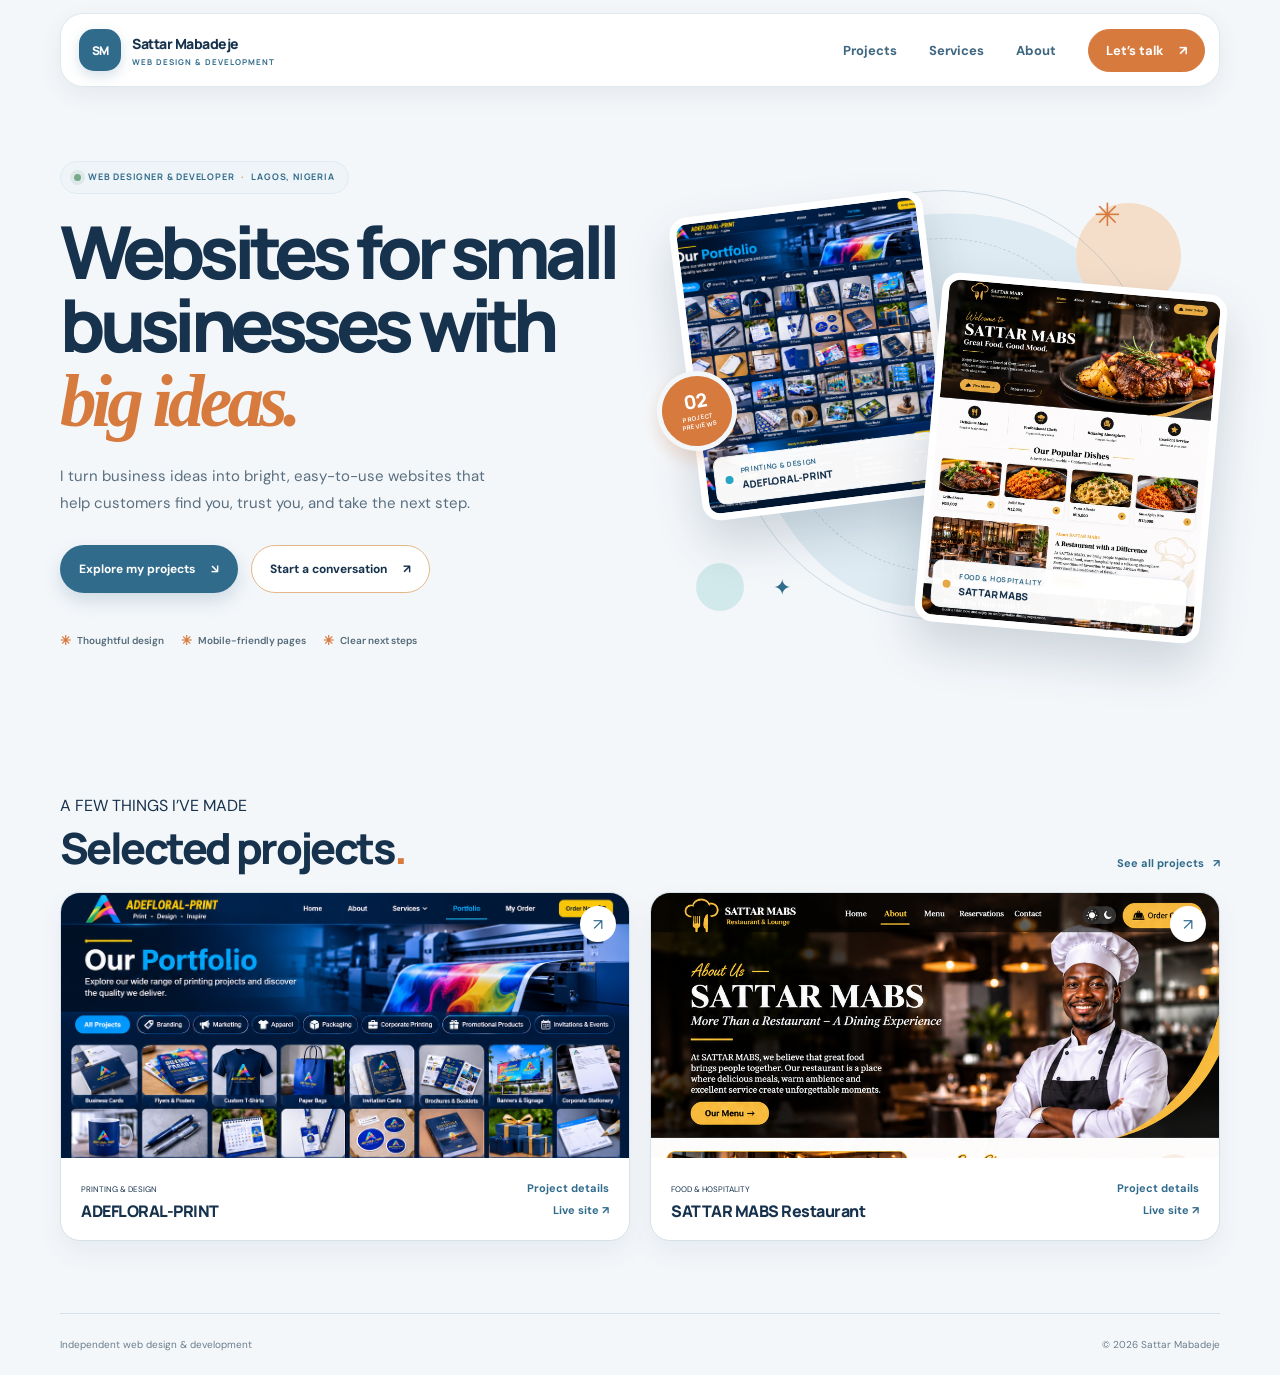
<file: index.html>
<!doctype html>
<html lang="en">
  <head>
    <meta charset="UTF-8" />
    <meta name="viewport" content="width=device-width, initial-scale=1.0" />
    <meta name="theme-color" content="#F4F7FA" />
    <meta name="description" content="Sattar Mabadeje creates clear, modern websites for small businesses." />
    <title>Sattar Mabadeje | Web Designer &amp; Developer</title>
    <link rel="stylesheet" href="HOME.CSS" />
    <script src="HOME.JS" defer></script>
  </head>
  <body>
    <a class="skip-link" href="#main">Skip to content</a>
    <header class="site-header">
      <nav class="nav-shell" aria-label="Main navigation">
        <a class="brand" href="HOME.HTML" aria-label="Sattar Mabadeje home">
          <span class="brand-mark" aria-hidden="true">SM</span>
          <span class="brand-copy"><strong>Sattar Mabadeje</strong><small>WEB DESIGN &amp; DEVELOPMENT</small></span>
        </a>
        <button class="nav-toggle" type="button" aria-label="Open menu" aria-expanded="false" aria-controls="main-navigation">
          <span></span><span></span>
        </button>
        <div class="nav-links" id="main-navigation">
          <a href="PROJECT.HTML">Projects</a>
          <a href="SERVICE.HTML">Services</a>
          <a href="ABOUT.HTML">About</a>
          <a class="nav-cta" href="CONTACT.HTML">Let’s talk <span aria-hidden="true">↗</span></a>
        </div>
      </nav>
    </header>

    <main id="main">
      <section class="hero page-shell" id="top">
        <div class="hero-copy">
          <p class="hero-kicker"><span class="availability-dot"></span> WEB DESIGNER &amp; DEVELOPER <i>·</i> LAGOS, NIGERIA</p>
          <h1>Websites for small businesses with <em>big ideas.</em></h1>
          <p class="hero-description">
            I turn business ideas into bright, easy-to-use websites that help customers
            find you, trust you, and take the next step.
          </p>
          <div class="hero-actions">
            <a class="button button-primary" href="PROJECT.HTML">Explore my projects <span aria-hidden="true">↘</span></a>
            <a class="button button-secondary" href="CONTACT.HTML">Start a conversation <span aria-hidden="true">↗</span></a>
          </div>
          <div class="hero-points" aria-label="What I focus on">
            <span><b aria-hidden="true">✳</b> Thoughtful design</span>
            <span><b aria-hidden="true">✳</b> Mobile-friendly pages</span>
            <span><b aria-hidden="true">✳</b> Clear next steps</span>
          </div>
        </div>

        <div class="hero-visual" aria-label="Previews of recent website projects">
          <div class="shape shape-sage" aria-hidden="true"></div>
          <div class="shape shape-coral" aria-hidden="true"></div>
          <div class="shape shape-blue" aria-hidden="true"></div>
          <div class="orbit orbit-large" aria-hidden="true"></div>
          <div class="orbit orbit-small" aria-hidden="true"></div>
          <figure class="project-preview print-preview">
            <img src="image/adefloral-print-portfolio.png" alt="ADEFLORAL-PRINT website portfolio page preview" />
            <figcaption><span class="caption-dot print-dot"></span><span><small>PRINTING &amp; DESIGN</small><strong>ADEFLORAL-PRINT</strong></span></figcaption>
          </figure>
          <figure class="project-preview restaurant-preview">
            <img src="image/sattar-mabs-restaurant-home.png" alt="SATTAR MABS restaurant website homepage preview" />
            <figcaption><span class="caption-dot restaurant-dot"></span><span><small>FOOD &amp; HOSPITALITY</small><strong>SATTAR MABS</strong></span></figcaption>
          </figure>
          <div class="project-count"><strong>02</strong><span>PROJECT<br />PREVIEWS</span></div>
          <span class="sparkle sparkle-one" aria-hidden="true">✳</span>
          <span class="sparkle sparkle-two" aria-hidden="true">✦</span>
        </div>
      </section>
      <section class="featured-work page-shell" aria-labelledby="featured-title">
        <div class="featured-heading">
          <div><p class="eyebrow">A FEW THINGS I’VE MADE</p><h2 id="featured-title">Selected projects<span>.</span></h2></div>
          <a class="text-link" href="PROJECT.HTML">See all projects <span aria-hidden="true">↗</span></a>
        </div>
        <div class="featured-grid">
          <article class="featured-card">
            <a class="featured-image" href="PROJECT.HTML" aria-label="View ADEFLORAL-PRINT project"><img src="image/printing-portfolio-showcase.png" alt="ADEFLORAL-PRINT website portfolio page screenshot" loading="lazy"><span class="featured-arrow" aria-hidden="true">↗</span></a>
            <div class="featured-meta"><div><p class="eyebrow">PRINTING &amp; DESIGN</p><h3>ADEFLORAL-PRINT</h3></div><div class="featured-actions"><a href="PROJECT.HTML">Project details</a><a href="https://sattarmabadeje730-ship-it.github.io/ADEFLORAL-PRINTING--WEBSITE/" target="_blank" rel="noopener noreferrer">Live site ↗</a></div></div>
          </article>
          <article class="featured-card">
            <a class="featured-image" href="PROJECT.HTML" aria-label="View SATTAR MABS restaurant project"><img src="image/restaurant-dining-experience.png" alt="SATTAR MABS restaurant website dining experience page screenshot" loading="lazy"><span class="featured-arrow" aria-hidden="true">↗</span></a>
            <div class="featured-meta"><div><p class="eyebrow">FOOD &amp; HOSPITALITY</p><h3>SATTAR MABS Restaurant</h3></div><div class="featured-actions"><a href="PROJECT.HTML">Project details</a><a href="https://sattar-mabs-restaurant-website.vercel.app/File/Home.html" target="_blank" rel="noopener noreferrer">Live site ↗</a></div></div>
          </article>
        </div>
      </section>
    </main>
    <footer class="preview-footer page-shell"><span>Independent web design &amp; development</span><span>© 2026 Sattar Mabadeje</span></footer>
  </body>
</html>
</file>
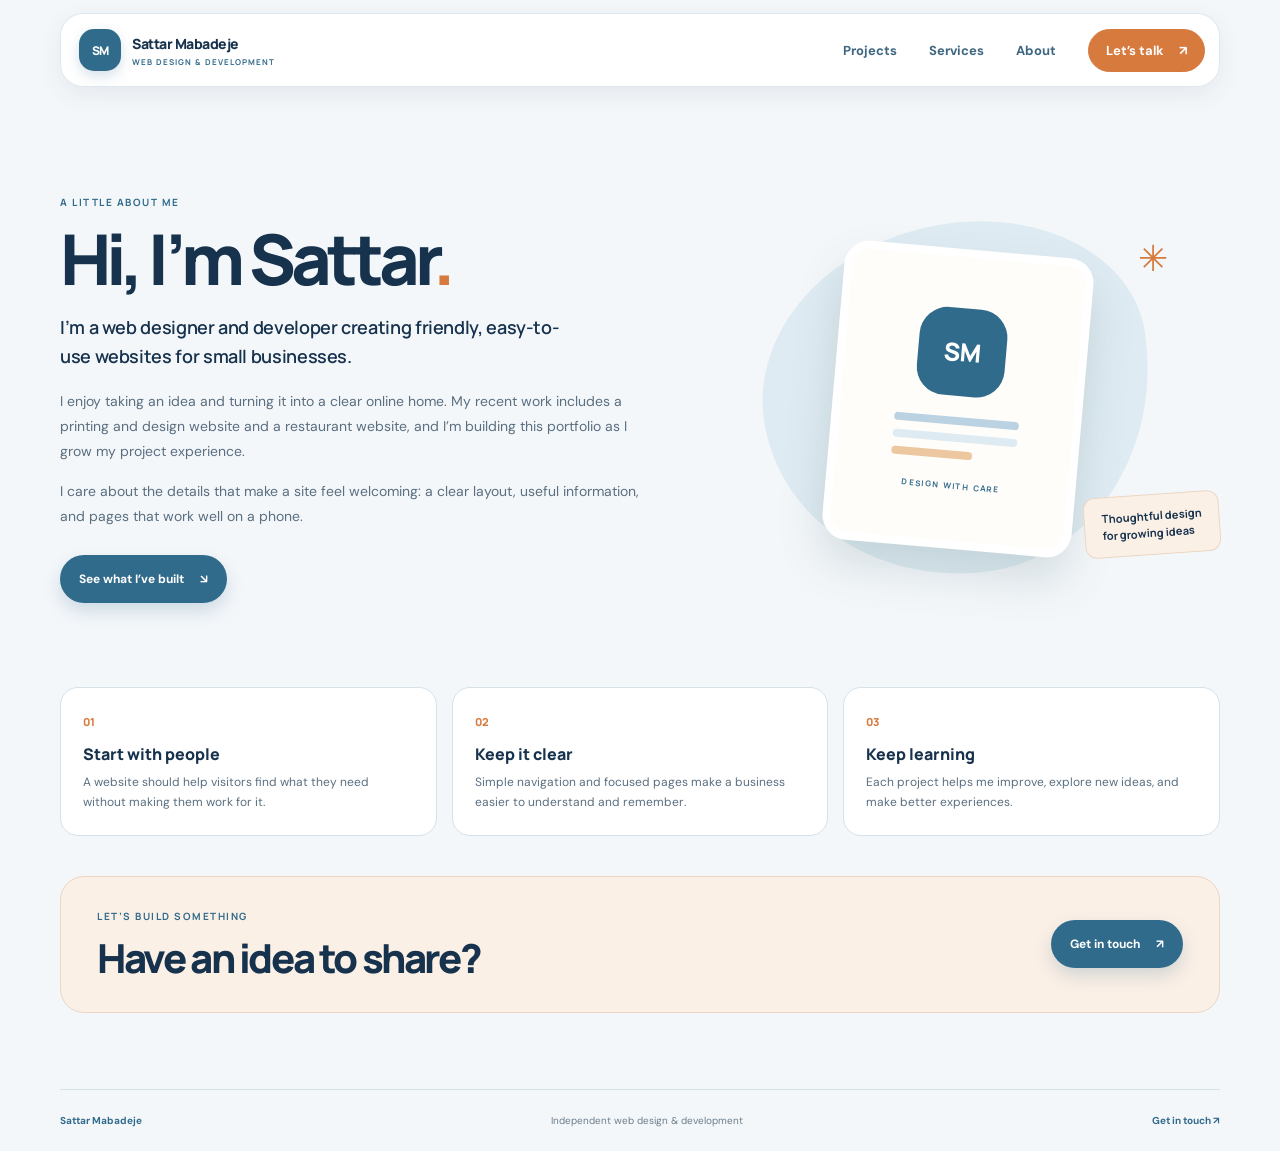
<file: ABOUT.HTML>
<!doctype html>
<html lang="en">
  <head>
    <meta charset="UTF-8" />
    <meta name="viewport" content="width=device-width, initial-scale=1.0" />
    <meta name="theme-color" content="#F4F7FA" />
    <meta
      name="description"
      content="Meet Sattar Mabadeje, an independent web designer and developer creating websites for small businesses."
    />
    <title>About | Sattar Mabadeje</title>
    <link rel="stylesheet" href="HOME.CSS" />
    <link rel="stylesheet" href="ABOUT.CSS" />
    <script src="HOME.JS" defer></script>
    <script src="ABOUT.JS" defer></script>
  </head>
  <body>
    <a class="skip-link" href="#main">Skip to content</a>
    <header class="site-header">
      <nav class="nav-shell" aria-label="Main navigation">
        <a class="brand" href="HOME.HTML" aria-label="Sattar Mabadeje home"
          ><span class="brand-mark" aria-hidden="true">SM</span
          ><span class="brand-copy"
            ><strong>Sattar Mabadeje</strong
            ><small>WEB DESIGN &amp; DEVELOPMENT</small></span
          ></a
        >
        <button
          class="nav-toggle"
          type="button"
          aria-label="Open menu"
          aria-expanded="false"
          aria-controls="main-navigation"
        >
          <span></span><span></span>
        </button>
        <div class="nav-links" id="main-navigation">
          <a href="PROJECT.HTML">Projects</a><a href="SERVICE.HTML">Services</a
          ><a href="ABOUT.HTML" aria-current="page">About</a
          ><a class="nav-cta" href="CONTACT.HTML"
            >Let’s talk <span aria-hidden="true">↗</span></a
          >
        </div>
      </nav>
    </header>
    <main id="main" class="page-shell inner-page">
      <section class="about-hero">
        <div class="about-copy">
          <p class="eyebrow">A LITTLE ABOUT ME</p>
          <h1>Hi, I’m Sattar<span>.</span></h1>
          <p class="about-lead">
            I’m a web designer and developer creating friendly, easy-to-use
            websites for small businesses.
          </p>
          <p>
            I enjoy taking an idea and turning it into a clear online home. My
            recent work includes a printing and design website and a restaurant
            website, and I’m building this portfolio as I grow my project
            experience.
          </p>
          <p>
            I care about the details that make a site feel welcoming: a clear
            layout, useful information, and pages that work well on a phone.
          </p>
          <a class="button button-primary" href="PROJECT.HTML"
            >See what I’ve built <span aria-hidden="true">↘</span></a
          >
        </div>
        <div class="about-art" aria-label="A colorful abstract design">
          <div class="art-blob"></div>
          <div class="art-card">
            <span class="art-mark">SM</span
            ><span class="art-lines"><i></i><i></i><i></i></span
            ><span class="art-label">DESIGN WITH CARE</span>
          </div>
          <span class="art-sparkle" aria-hidden="true">✳</span
          ><span class="art-caption"
            >Thoughtful design<br />for growing ideas</span
          >
        </div>
      </section>
      <section class="values-grid" aria-label="My approach">
        <article>
          <span>01</span>
          <h2>Start with people</h2>
          <p>
            A website should help visitors find what they need without making
            them work for it.
          </p>
        </article>
        <article>
          <span>02</span>
          <h2>Keep it clear</h2>
          <p>
            Simple navigation and focused pages make a business easier to
            understand and remember.
          </p>
        </article>
        <article>
          <span>03</span>
          <h2>Keep learning</h2>
          <p>
            Each project helps me improve, explore new ideas, and make better
            experiences.
          </p>
        </article>
      </section>
      <section class="page-cta">
        <div>
          <p class="eyebrow">LET’S BUILD SOMETHING</p>
          <h2>Have an idea to share?</h2>
        </div>
        <a class="button button-primary" href="CONTACT.HTML"
          >Get in touch <span aria-hidden="true">↗</span></a
        >
      </section>
    </main>
    <footer class="preview-footer page-shell">
      <a href="HOME.HTML">Sattar Mabadeje</a
      ><span>Independent web design &amp; development</span
      ><a href="CONTACT.HTML">Get in touch ↗</a>
    </footer>
  </body>
</html>
</file>
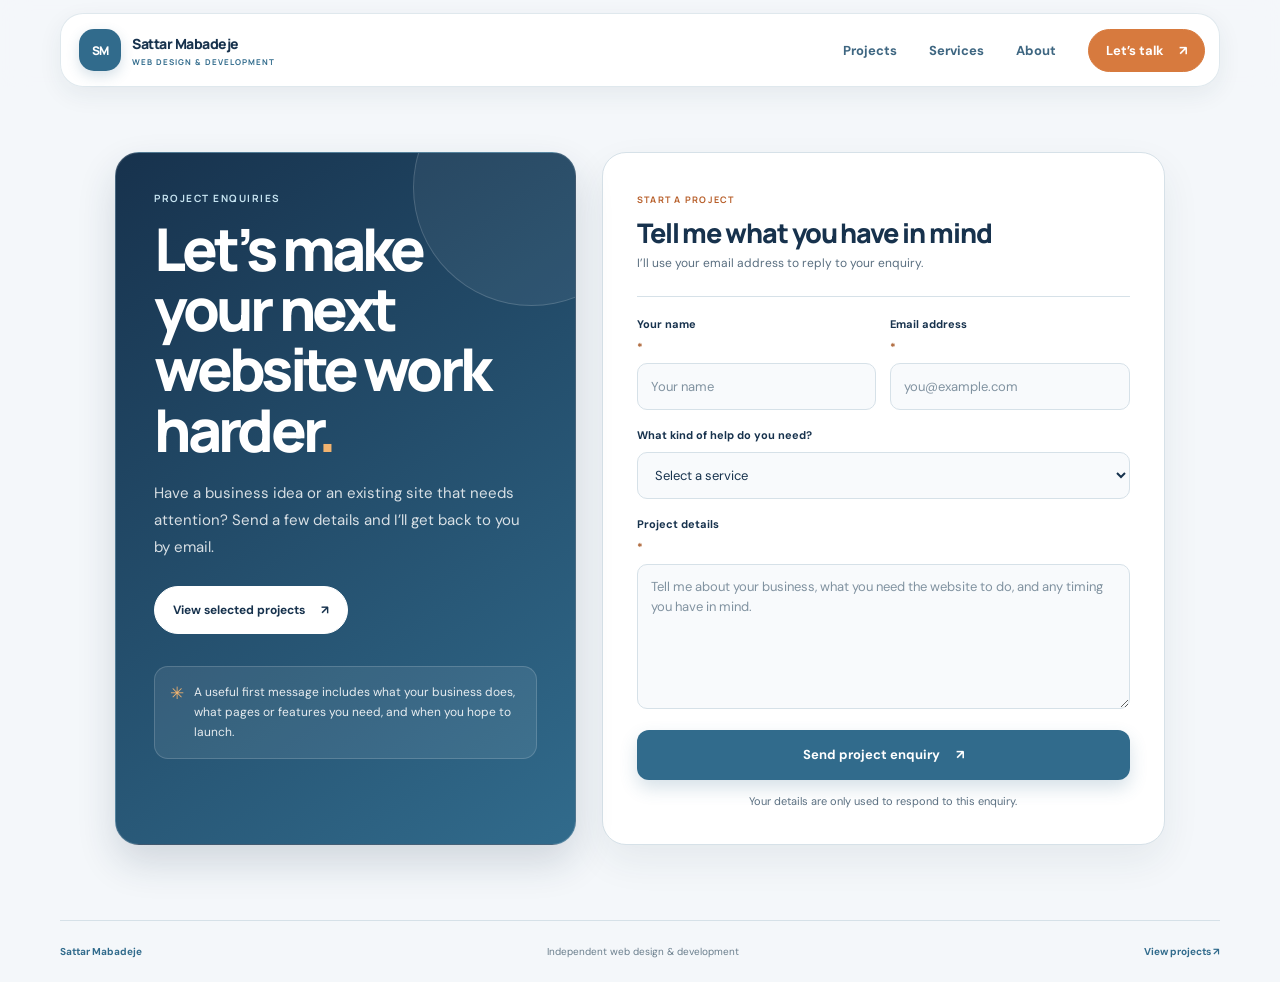
<file: CONTACT.HTML>
<!doctype html>
<html lang="en">
<head>
  <meta charset="UTF-8" />
  <meta name="viewport" content="width=device-width, initial-scale=1.0" />
  <meta name="theme-color" content="#F4F7FA" />
  <meta name="description" content="Contact Sattar Mabadeje about a website design or development project." />
  <title>Contact | Sattar Mabadeje</title>
  <link rel="stylesheet" href="HOME.CSS" />
  <link rel="stylesheet" href="CONTACT.CSS" />
  <script src="HOME.JS" defer></script>
  <script src="CONTACT.JS" defer></script>
</head>
<body>
  <a class="skip-link" href="#main">Skip to content</a>
  <header class="site-header">
    <nav class="nav-shell" aria-label="Main navigation">
      <a class="brand" href="HOME.HTML" aria-label="Sattar Mabadeje home">
        <span class="brand-mark" aria-hidden="true">SM</span>
        <span class="brand-copy"><strong>Sattar Mabadeje</strong><small>WEB DESIGN &amp; DEVELOPMENT</small></span>
      </a>
      <button class="nav-toggle" type="button" aria-label="Open menu" aria-expanded="false" aria-controls="main-navigation"><span></span><span></span></button>
      <div class="nav-links" id="main-navigation">
        <a href="PROJECT.HTML">Projects</a><a href="SERVICE.HTML">Services</a><a href="ABOUT.HTML">About</a>
        <a class="nav-cta" href="CONTACT.HTML" aria-current="page">Let’s talk <span aria-hidden="true">↗</span></a>
      </div>
    </nav>
  </header>
  <main id="main" class="page-shell inner-page">
    <section class="contact-layout" aria-labelledby="contact-title">
      <div class="contact-copy contact-copy-panel">
        <p class="eyebrow">PROJECT ENQUIRIES</p>
        <h1 id="contact-title">Let’s make your next website work harder<span>.</span></h1>
        <p>Have a business idea or an existing site that needs attention? Send a few details and I’ll get back to you by email.</p>
        <a class="button button-secondary" href="PROJECT.HTML">View selected projects <span aria-hidden="true">↗</span></a>
        <div class="contact-aside"><span aria-hidden="true">✳</span><p>A useful first message includes what your business does, what pages or features you need, and when you hope to launch.</p></div>
      </div>
      <form class="contact-form" id="contact-form" action="https://formspree.io/f/mvkavnar" method="POST">
        <div class="form-heading"><span>START A PROJECT</span><h2>Tell me what you have in mind</h2><p>I’ll use your email address to reply to your enquiry.</p></div>
        <input type="hidden" name="_subject" value="Portfolio website enquiry" />
        <div class="field-grid">
          <label for="contact-name">Your name <span aria-hidden="true">*</span><input id="contact-name" name="name" type="text" autocomplete="name" placeholder="Your name" required maxlength="100" /></label>
          <label for="contact-email">Email address <span aria-hidden="true">*</span><input id="contact-email" name="email" type="email" autocomplete="email" placeholder="you@example.com" required maxlength="254" /></label>
        </div>
        <label for="project-type">What kind of help do you need?<select id="project-type" name="project type"><option value="">Select a service</option><option>New business website</option><option>Website redesign</option><option>Website updates</option><option>Other project</option></select></label>
        <label for="contact-message">Project details <span aria-hidden="true">*</span><textarea id="contact-message" name="message" placeholder="Tell me about your business, what you need the website to do, and any timing you have in mind." required minlength="10" maxlength="4000"></textarea></label>
        <label class="contact-honeypot" aria-hidden="true">Leave this field empty<input name="_gotcha" tabindex="-1" autocomplete="off" /></label>
        <button class="button button-primary form-submit" type="submit">Send project enquiry <span aria-hidden="true">↗</span></button>
        <p class="form-note" id="contact-status" role="status" aria-live="polite">Your details are only used to respond to this enquiry.</p>
      </form>
    </section>
  </main>
  <footer class="preview-footer page-shell"><a href="HOME.HTML">Sattar Mabadeje</a><span>Independent web design &amp; development</span><a href="PROJECT.HTML">View projects ↗</a></footer>
</body>
</html>
</file>
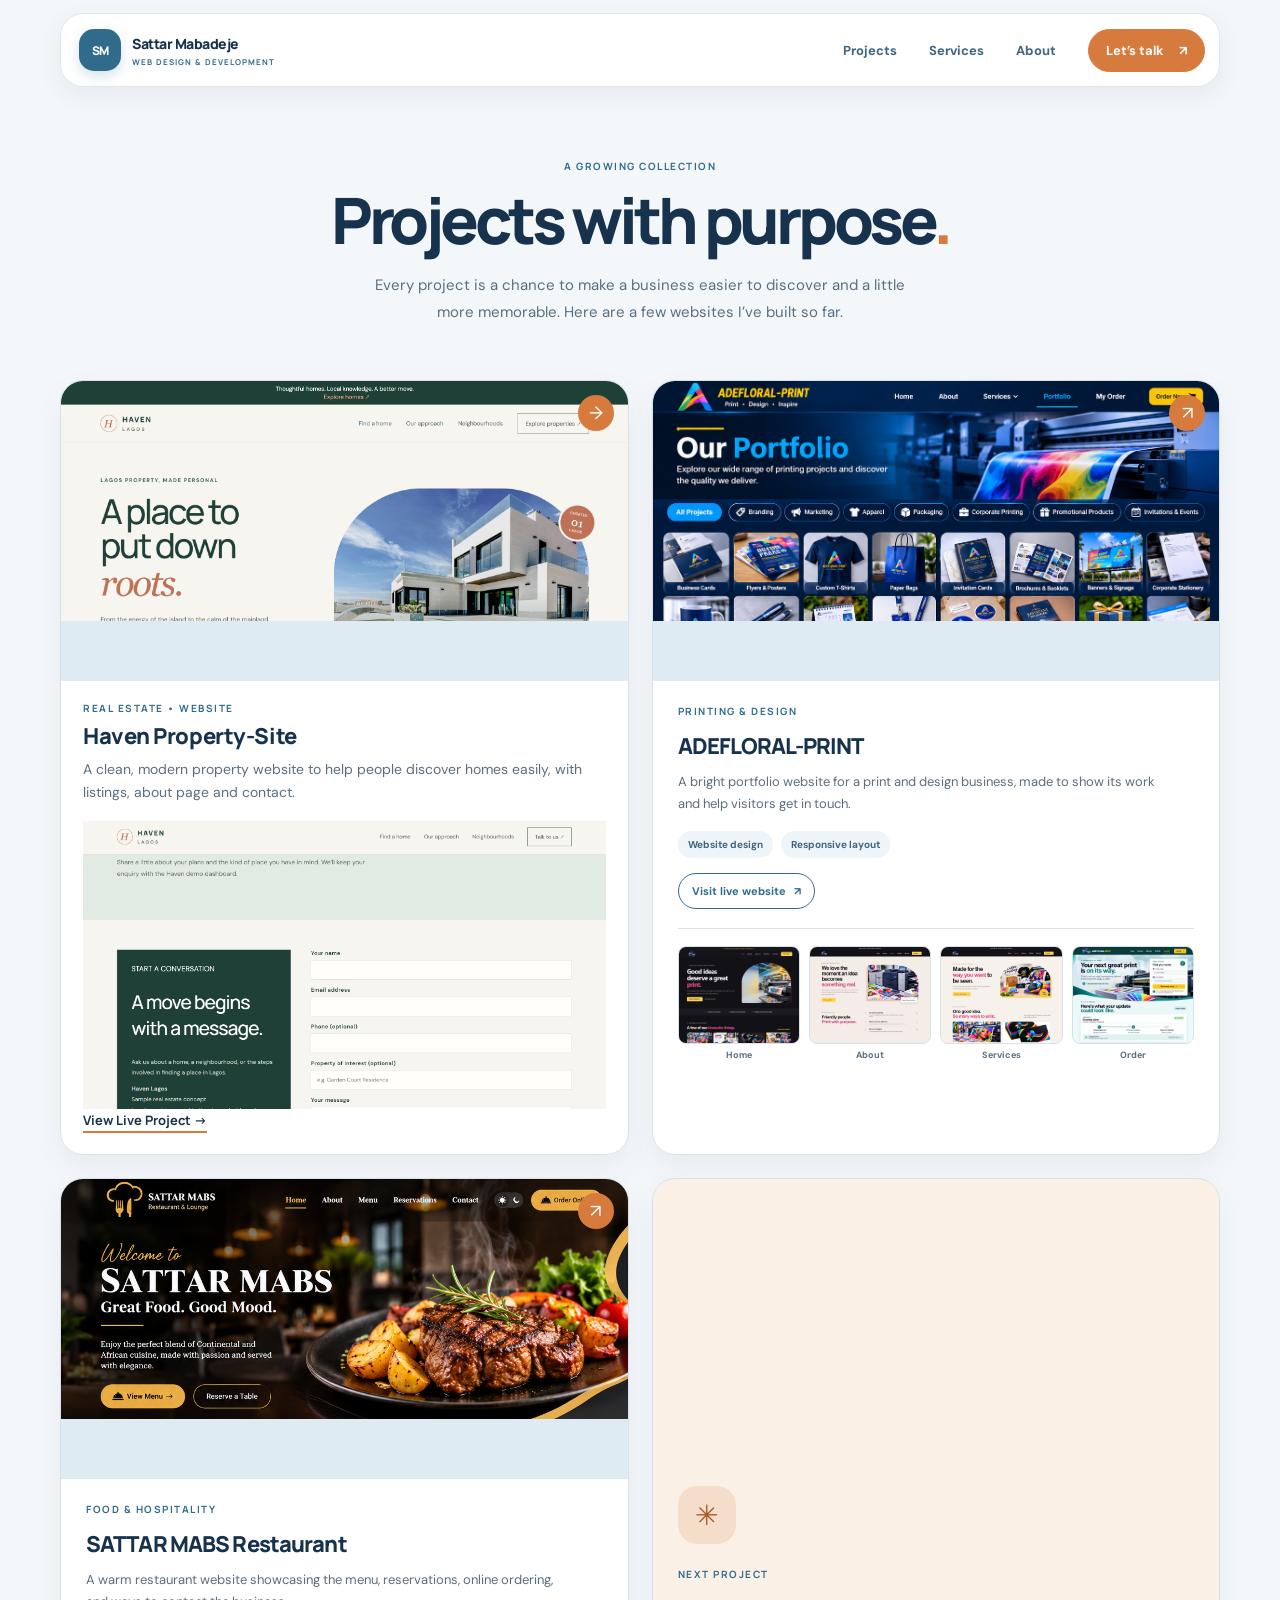
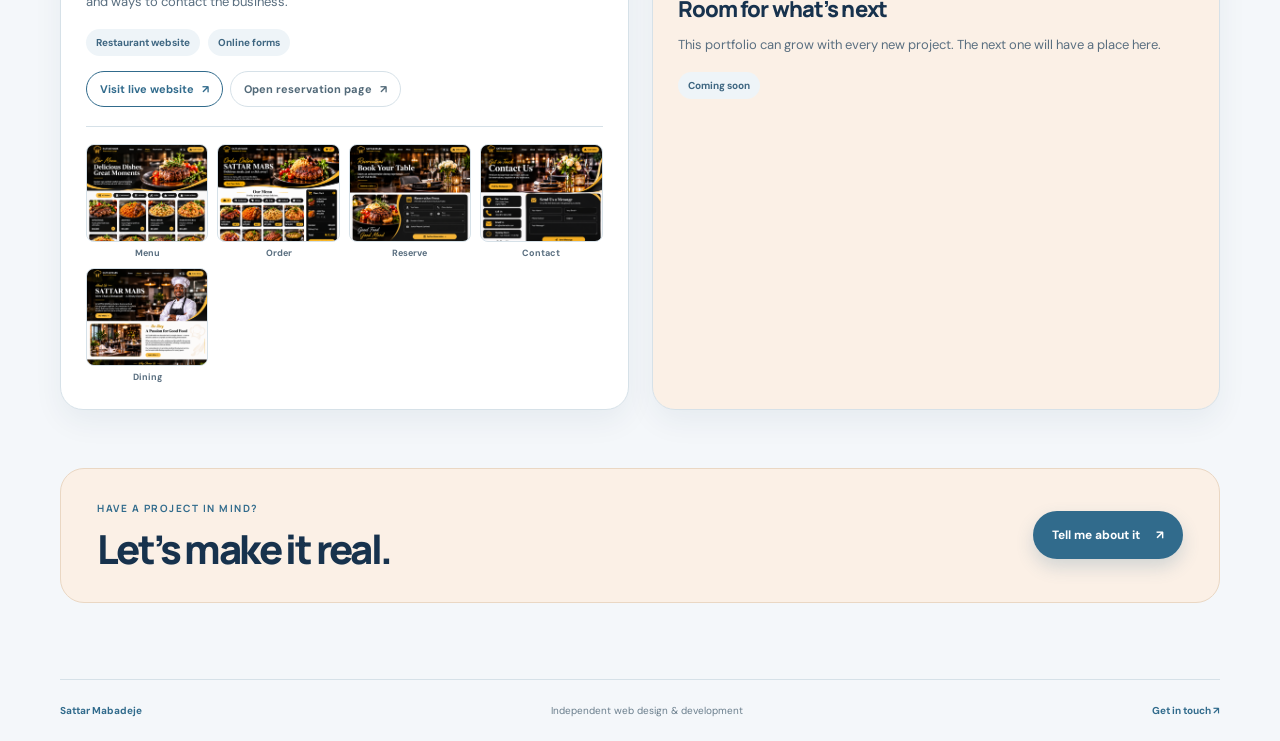
<file: PROJECT.HTML>
<!doctype html>
<html lang="en">
  <head>
    <meta charset="UTF-8" />
    <meta name="viewport" content="width=device-width, initial-scale=1.0" />
    <meta name="theme-color" content="#F4F7FA" />
    <meta
      name="description"
      content="Selected website projects by Sattar Mabadeje, web designer and developer."
    />
    <title>Projects | Sattar Mabadeje</title>
    <link rel="stylesheet" href="HOME.CSS" />
    <link rel="stylesheet" href="PROJECT.CSS" />
    <script src="HOME.JS" defer></script>
    <script src="PROJECT.JS" defer></script>
  </head>
  <body>
    <a class="skip-link" href="#main">Skip to content</a>
    <header class="site-header">
      <nav class="nav-shell" aria-label="Main navigation">
        <a class="brand" href="HOME.HTML" aria-label="Sattar Mabadeje home"
          ><span class="brand-mark" aria-hidden="true">SM</span
          ><span class="brand-copy"
            ><strong>Sattar Mabadeje</strong
            ><small>WEB DESIGN &amp; DEVELOPMENT</small></span
          ></a
        >
        <button
          class="nav-toggle"
          type="button"
          aria-label="Open menu"
          aria-expanded="false"
          aria-controls="main-navigation"
        >
          <span></span><span></span>
        </button>
        <div class="nav-links" id="main-navigation">
          <a href="PROJECT.HTML" aria-current="page">Projects</a
          ><a href="SERVICE.HTML">Services</a><a href="ABOUT.HTML">About</a
          ><a class="nav-cta" href="CONTACT.HTML"
            >Let’s talk <span aria-hidden="true">↗</span></a
          >
        </div>
      </nav>
    </header>
    <main id="main" class="page-shell inner-page">
      <section class="page-intro">
        <p class="eyebrow">A GROWING COLLECTION</p>
        <h1>Projects with purpose<span>.</span></h1>
        <p>
          Every project is a chance to make a business easier to discover and a
          little more memorable. Here are a few websites I’ve built so far.
        </p>
      </section>
      <section class="project-grid" aria-label="Website projects">
        <article class="work-card">
  <a class="work-image" href="https://properties-site-beige.vercel.app/" target="_blank" rel="noopener">
    <img src="image/haven-home.png" alt="Screenshot of the Haven Property website homepage" loading="lazy">
    <span class="image-arrow" aria-hidden="true">→</span>
  </a>

  <div class="work-content">
    <p class="work-tag">Real Estate • Website</p>
    <h3>Haven Property-Site</h3>
    <p>A clean, modern property website to help people discover homes easily, with listings, about page and contact.</p>

    <!-- 2 MORE IMAGES UNDER -->
    <div class="work-gallery">
      <img src="image/haven-about.png" alt="Haven About page" loading="lazy">
      <!-- <img src="image/haven-listings.png" alt="Haven Listings page" loading="lazy"> -->
    </div>

    <a class="work-link" href="https://properties-site-beige.vercel.app/" target="_blank" rel="noopener">View Live Project →</a>
  </div>
</article>

        <article class="work-card">
          <a
            class="work-image"
            href="image/adefloral-print-portfolio.png"
            target="_blank"
            rel="noopener"
            ><img
              src="image/adefloral-print-portfolio.png"
              alt="Screenshot of the ADEFLORAL-PRINT website portfolio page"
              loading="lazy"
            /><span class="image-arrow" aria-hidden="true">↗</span></a
          >
          <div class="work-info">
            <p class="eyebrow">PRINTING &amp; DESIGN</p>
            <h2>ADEFLORAL-PRINT</h2>
            <p>
              A bright portfolio website for a print and design business, made
              to show its work and help visitors get in touch.
            </p>
            <div class="tag-row">
              <span>Website design</span><span>Responsive layout</span>
            </div>
            <a
              class="live-link"
              href="https://sattarmabadeje730-ship-it.github.io/ADEFLORAL-PRINTING--WEBSITE/"
              target="_blank"
              rel="noopener noreferrer"
              >Visit live website <span aria-hidden="true">↗</span></a
            >
            <div
              class="screenshot-gallery"
              aria-label="More ADEFLORAL-PRINT page screenshots"
            >
              <a
                href="image/printing-homepage.png"
                target="_blank"
                rel="noopener"
                ><img
                  src="image/printing-homepage.png"
                  alt="Printing website homepage screenshot"
                  loading="lazy"
                /><span>Home</span></a
              ><a
                href="image/printing-about-page.png"
                target="_blank"
                rel="noopener"
                ><img
                  src="image/printing-about-page.png"
                  alt="Printing website about page screenshot"
                  loading="lazy"
                /><span>About</span></a
              ><a
                href="image/printing-services-page.png"
                target="_blank"
                rel="noopener"
                ><img
                  src="image/printing-services-page.png"
                  alt="Printing website services page screenshot"
                  loading="lazy"
                /><span>Services</span></a
              ><a
                href="image/printing-order-page.png"
                target="_blank"
                rel="noopener"
                ><img
                  src="image/printing-order-page.png"
                  alt="Printing website order page screenshot"
                  loading="lazy"
                /><span>Order</span></a
              >
            </div>
          </div>
        </article>
        <article class="work-card">
          <a
            class="work-image"
            href="image/sattar-mabs-restaurant-home.png"
            target="_blank"
            rel="noopener"
            ><img
              src="image/sattar-mabs-restaurant-home.png"
              alt="Screenshot of the SATTAR MABS restaurant website homepage"
              loading="lazy"
            /><span class="image-arrow" aria-hidden="true">↗</span></a
          >
          <div class="work-info">
            <p class="eyebrow">FOOD &amp; HOSPITALITY</p>
            <h2>SATTAR MABS Restaurant</h2>
            <p>
              A warm restaurant website showcasing the menu, reservations,
              online ordering, and ways to contact the business.
            </p>
            <div class="tag-row">
              <span>Restaurant website</span><span>Online forms</span>
            </div>
            <a
              class="live-link"
              href="https://sattar-mabs-restaurant-website.vercel.app/File/Home.html"
              target="_blank"
              rel="noopener noreferrer"
              >Visit live website <span aria-hidden="true">↗</span></a
            ><a
              class="live-link secondary-live-link"
              href="https://sattar-mabs-restaurant-website.vercel.app/File/Reservation.html"
              target="_blank"
              rel="noopener noreferrer"
              >Open reservation page <span aria-hidden="true">↗</span></a
            >
            <div
              class="screenshot-gallery"
              aria-label="More SATTAR MABS page screenshots"
            >
              <a
                href="image/restaurant-menu-page.png"
                target="_blank"
                rel="noopener"
                ><img
                  src="image/restaurant-menu-page.png"
                  alt="Restaurant website menu page screenshot"
                  loading="lazy"
                /><span>Menu</span></a
              ><a
                href="image/restaurant-online-ordering.png"
                target="_blank"
                rel="noopener"
                ><img
                  src="image/restaurant-online-ordering.png"
                  alt="Restaurant website online ordering page screenshot"
                  loading="lazy"
                /><span>Order</span></a
              ><a
                href="image/restaurant-reservation-page.png"
                target="_blank"
                rel="noopener"
                ><img
                  src="image/restaurant-reservation-page.png"
                  alt="Restaurant website reservation page screenshot"
                  loading="lazy"
                /><span>Reserve</span></a
              ><a
                href="image/restaurant-contact-page.png"
                target="_blank"
                rel="noopener"
                ><img
                  src="image/restaurant-contact-page.png"
                  alt="Restaurant website contact page screenshot"
                  loading="lazy"
                /><span>Contact</span></a
              ><a
                href="image/restaurant-dining-experience.png"
                target="_blank"
                rel="noopener"
                ><img
                  src="image/restaurant-dining-experience.png"
                  alt="Restaurant dining experience page screenshot"
                  loading="lazy"
                /><span>Dining</span></a
              >
            </div>
          </div>
        </article>
        <article class="work-card work-placeholder">
          <div class="placeholder-mark" aria-hidden="true">✳</div>
          <div class="work-info">
            <p class="eyebrow">NEXT PROJECT</p>
            <h2>Room for what’s next</h2>
            <p>
              This portfolio can grow with every new project. The next one will
              have a place here.
            </p>
            <div class="tag-row"><span>Coming soon</span></div>
          </div>
        </article>
      </section>
      <section class="page-cta">
        <div>
          <p class="eyebrow">HAVE A PROJECT IN MIND?</p>
          <h2>Let’s make it real.</h2>
        </div>
        <a class="button button-primary" href="CONTACT.HTML"
          >Tell me about it <span aria-hidden="true">↗</span></a
        >
      </section>
    </main>
    <footer class="preview-footer page-shell">
      <a href="HOME.HTML">Sattar Mabadeje</a
      ><span>Independent web design &amp; development</span
      ><a href="CONTACT.HTML">Get in touch ↗</a>
    </footer>
  </body>
</html>
</file>
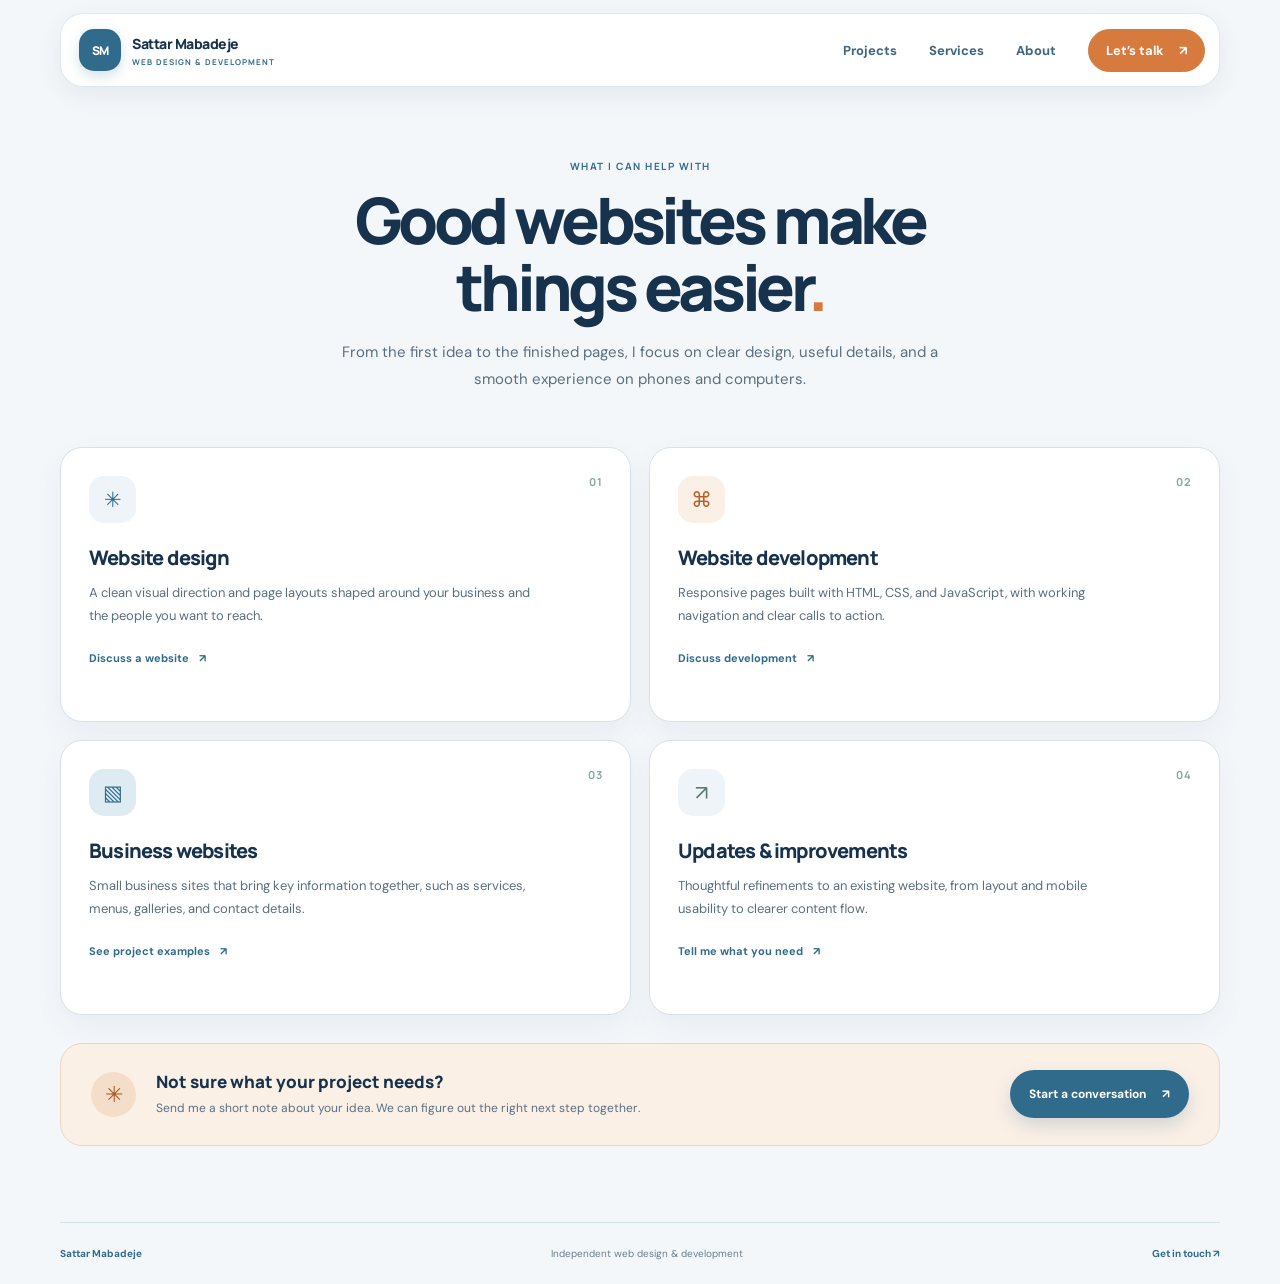
<file: SERVICE.HTML>
<!doctype html>
<html lang="en">
<head>
  <meta charset="UTF-8" /><meta name="viewport" content="width=device-width, initial-scale=1.0" /><meta name="theme-color" content="#F4F7FA" />
  <meta name="description" content="Website design and development services by Sattar Mabadeje." /><title>Services | Sattar Mabadeje</title>
  <link rel="stylesheet" href="HOME.CSS" /><link rel="stylesheet" href="SERVICE.CSS" /><script src="HOME.JS" defer></script><script src="SERVICE.JS" defer></script>
</head>
<body><a class="skip-link" href="#main">Skip to content</a>
  <header class="site-header"><nav class="nav-shell" aria-label="Main navigation">
    <a class="brand" href="HOME.HTML" aria-label="Sattar Mabadeje home"><span class="brand-mark" aria-hidden="true">SM</span><span class="brand-copy"><strong>Sattar Mabadeje</strong><small>WEB DESIGN &amp; DEVELOPMENT</small></span></a>
    <button class="nav-toggle" type="button" aria-label="Open menu" aria-expanded="false" aria-controls="main-navigation"><span></span><span></span></button>
    <div class="nav-links" id="main-navigation"><a href="PROJECT.HTML">Projects</a><a href="SERVICE.HTML" aria-current="page">Services</a><a href="ABOUT.HTML">About</a><a class="nav-cta" href="CONTACT.HTML">Let’s talk <span aria-hidden="true">↗</span></a></div>
  </nav></header>
  <main id="main" class="page-shell inner-page">
    <section class="page-intro"><p class="eyebrow">WHAT I CAN HELP WITH</p><h1>Good websites make things easier<span>.</span></h1><p>From the first idea to the finished pages, I focus on clear design, useful details, and a smooth experience on phones and computers.</p></section>
    <section class="service-grid" aria-label="Services">
      <article class="service-card"><span class="service-number">01</span><div class="service-icon" aria-hidden="true">✳</div><h2>Website design</h2><p>A clean visual direction and page layouts shaped around your business and the people you want to reach.</p><a href="CONTACT.HTML">Discuss a website <span aria-hidden="true">↗</span></a></article>
      <article class="service-card"><span class="service-number">02</span><div class="service-icon icon-coral" aria-hidden="true">⌘</div><h2>Website development</h2><p>Responsive pages built with HTML, CSS, and JavaScript, with working navigation and clear calls to action.</p><a href="CONTACT.HTML">Discuss development <span aria-hidden="true">↗</span></a></article>
      <article class="service-card"><span class="service-number">03</span><div class="service-icon icon-blue" aria-hidden="true">▧</div><h2>Business websites</h2><p>Small business sites that bring key information together, such as services, menus, galleries, and contact details.</p><a href="PROJECT.HTML">See project examples <span aria-hidden="true">↗</span></a></article>
      <article class="service-card"><span class="service-number">04</span><div class="service-icon icon-sage" aria-hidden="true">↗</div><h2>Updates &amp; improvements</h2><p>Thoughtful refinements to an existing website, from layout and mobile usability to clearer content flow.</p><a href="CONTACT.HTML">Tell me what you need <span aria-hidden="true">↗</span></a></article>
    </section>
    <section class="service-note"><span class="note-star" aria-hidden="true">✳</span><div><h2>Not sure what your project needs?</h2><p>Send me a short note about your idea. We can figure out the right next step together.</p></div><a class="button button-primary" href="CONTACT.HTML">Start a conversation <span aria-hidden="true">↗</span></a></section>
  </main>
  <footer class="preview-footer page-shell"><a href="HOME.HTML">Sattar Mabadeje</a><span>Independent web design &amp; development</span><a href="CONTACT.HTML">Get in touch ↗</a></footer>
</body>
</html>
</file>
<file: HOME.CSS>
@import url("https://fonts.googleapis.com/css2?family=DM+Sans:wght@400;500;600;700&family=Manrope:wght@400;500;600;700;800&display=swap");

:root {
  --cream: #F4F7FA;
  --paper: #FFFFFF;
  --teal: #316B8C;
  --deep-teal: #17324D;
  --coral: #D77A3E;
  --coral-light: #F5DEC9;
  --sage: #DFEBF2;
  --sage-light: #EEF4F8;
  --muted: #5A6F80;
  --line: #D6E1E8;
  --sans: "DM Sans", Arial, sans-serif;
  --display: "Manrope", Arial, sans-serif;
}
* { box-sizing: border-box; }
html { scroll-behavior: smooth; }
body { margin: 0; background: var(--cream); color: var(--deep-teal); font-family: var(--sans); -webkit-font-smoothing: antialiased; }
a { color: inherit; text-decoration: none; }
button { color: inherit; font: inherit; }
img { display: block; max-width: 100%; }
.page-shell, .nav-shell { width: min(1160px, calc(100% - 48px)); margin-inline: auto; }
.skip-link { position: absolute; z-index: 20; top: -50px; left: 15px; padding: 10px 14px; border-radius: 8px; background: var(--deep-teal); color: white; }
.skip-link:focus { top: 12px; }
.site-header { position: sticky; z-index: 10; top: 0; padding-top: 13px; background: rgba(244,247,250,.9); backdrop-filter: blur(14px); }
.nav-shell { min-height: 74px; display: flex; align-items: center; justify-content: space-between; gap: 20px; padding: 0 14px 0 18px; border: 1px solid rgba(49,107,140,.15); border-radius: 23px; background: rgba(255,255,255,.92); box-shadow: 0 8px 25px rgba(23,50,77,.07); }
.brand { display: inline-flex; align-items: center; gap: 11px; }
.brand-mark { width: 42px; height: 42px; display: grid; place-items: center; border-radius: 15px; background: var(--teal); color: white; font: 800 12px var(--display); letter-spacing: -.05em; box-shadow: 0 5px 13px rgba(49,107,140,.2); }
.brand-copy { display: grid; gap: 3px; }
.brand-copy strong { color: var(--deep-teal); font: 800 14px var(--display); letter-spacing: -.035em; }
.brand-copy small { color: var(--teal); font: 700 8px var(--display); letter-spacing: .13em; }
.nav-links { display: flex; align-items: center; gap: 32px; color: #3E6681; font-size: 13px; font-weight: 700; }
.nav-links > a:not(.nav-cta) { transition: color .2s ease; }
.nav-links > a:not(.nav-cta):hover { color: var(--coral); }
.nav-cta { display: inline-flex; align-items: center; gap: 15px; padding: 12px 17px; border: 1px solid var(--coral); border-radius: 99px; background: var(--coral); color: white; transition: transform .2s ease, background .2s ease; }
.nav-cta:hover { transform: translateY(-2px); background: #BD6931; }
.nav-toggle { display: none; }

.hero { min-height: 650px; display: grid; grid-template-columns: 1.02fr .98fr; align-items: center; gap: 34px; padding-block: 43px 57px; }
.hero-copy { position: relative; z-index: 2; max-width: 620px; animation: rise-in .65s ease both; }
.hero-kicker { width: fit-content; display: flex; align-items: center; gap: 7px; margin: 0 0 21px; padding: 9px 13px; border: 1px solid #DFEBF2; border-radius: 99px; background: var(--sage-light); color: var(--teal); font: 700 9px/1.4 var(--display); letter-spacing: .09em; }
.hero-kicker i { color: var(--coral); font-style: normal; }
.availability-dot { width: 7px; height: 7px; flex: 0 0 7px; border-radius: 50%; background: #78a98a; box-shadow: 0 0 0 4px rgba(120,169,138,.15); }
.hero h1 { max-width: 620px; margin: 0; color: var(--deep-teal); font: 800 clamp(45px, 6vw, 73px)/1.01 var(--display); letter-spacing: -.08em; }
.hero h1 em { color: var(--coral); font: italic 600 1em/1.05 Georgia, serif; letter-spacing: -.065em; }
.hero-description { max-width: 445px; margin: 22px 0 0; color: var(--muted); font-size: 15px; line-height: 1.8; }
.hero-actions { display: flex; flex-wrap: wrap; align-items: center; gap: 13px; margin-top: 28px; }
.button { min-height: 48px; display: inline-flex; align-items: center; justify-content: center; gap: 16px; padding: 0 18px; border: 1px solid transparent; border-radius: 99px; font-size: 12px; font-weight: 700; transition: transform .2s ease, box-shadow .2s ease, background .2s ease; }
.button:hover { transform: translateY(-2px); }
.button-primary { background: var(--teal); color: white; box-shadow: 0 8px 18px rgba(49,107,140,.2); }
.button-primary:hover { background: #285D7C; box-shadow: 0 11px 22px rgba(49,107,140,.23); }
.button-secondary { border-color: #E4B789; background: #FFFFFF; color: var(--deep-teal); }
.button-secondary:hover { border-color: var(--coral); background: #FBF0E6; }
.hero-points { display: flex; flex-wrap: wrap; gap: 17px; margin-top: 39px; color: #536A79; font-size: 10px; font-weight: 600; }
.hero-points span { display: inline-flex; align-items: center; gap: 6px; }
.hero-points b { color: var(--coral); font-size: 13px; }

.hero-visual { min-height: 480px; position: relative; display: grid; place-items: center; isolation: isolate; animation: rise-in .8s .1s ease both; }
.shape { position: absolute; z-index: -1; border-radius: 50%; }
.shape-sage { width: 400px; height: 385px; background: var(--sage); transform: rotate(-12deg); border-radius: 47% 53% 62% 38% / 42% 40% 60% 58%; }
.shape-coral { width: 105px; height: 105px; top: 8%; right: 7%; background: var(--coral-light); }
.shape-blue { width: 48px; height: 48px; bottom: 7%; left: 5%; background: #d2e9eb; }
.orbit { position: absolute; z-index: -1; border: 1px solid rgba(49,107,140,.2); border-radius: 50%; }
.orbit-large { width: 430px; height: 430px; }
.orbit-small { width: 335px; height: 335px; border-style: dashed; }
.project-preview { position: absolute; width: 255px; margin: 0; overflow: hidden; border: 7px solid var(--paper); border-radius: 18px; background: white; box-shadow: 0 23px 48px rgba(23,50,77,.18); transition: transform .3s ease; }
.project-preview:hover { z-index: 3; }
.print-preview { height: 305px; top: 38px; left: 3%; transform: rotate(-7deg); animation: float-left 6s ease-in-out infinite; }
.print-preview:hover { transform: rotate(-2deg) translateY(-6px); }
.restaurant-preview { width: 286px; height: 350px; right: 1%; bottom: 12px; transform: rotate(5deg); animation: float-right 6s .4s ease-in-out infinite; }
.restaurant-preview:hover { transform: rotate(1deg) translateY(-6px); }
.project-preview > img { width: 100%; height: 100%; object-fit: cover; object-position: top; }
.project-preview figcaption { position: absolute; right: 8px; bottom: 8px; left: 8px; display: flex; align-items: center; gap: 8px; padding: 10px; border: 1px solid rgba(49,107,140,.1); border-radius: 10px; background: rgba(255,255,255,.97); color: var(--deep-teal); box-shadow: 0 4px 13px rgba(23,50,77,.08); }
.project-preview figcaption > span:last-child { display: grid; gap: 3px; }
.project-preview figcaption small { color: var(--teal); font: 700 7px var(--display); letter-spacing: .1em; }
.project-preview figcaption strong { font: 800 10px var(--display); }
.caption-dot { width: 8px; height: 8px; flex: 0 0 8px; border-radius: 50%; }
.print-dot { background: #25a4c6; }.restaurant-dot { background: #e5a843; }
.project-count { position: absolute; z-index: 2; top: 43%; left: -2%; width: 80px; height: 80px; display: grid; align-content: center; justify-items: center; border: 5px solid var(--cream); border-radius: 50%; background: var(--coral); color: white; box-shadow: 0 8px 18px rgba(215,122,62,.24); transform: rotate(-10deg); }
.project-count strong { font: 800 19px/1 var(--display); }
.project-count span { margin-top: 4px; font: 700 6px/1.25 var(--display); letter-spacing: .07em; text-align: center; }
.sparkle { position: absolute; color: var(--coral); }
.sparkle-one { top: 6%; right: 18%; font-size: 32px; }.sparkle-two { bottom: 9%; left: 19%; color: var(--teal); font-size: 22px; }
.preview-footer { min-height: 62px; display: flex; align-items: center; justify-content: space-between; gap: 12px; border-top: 1px solid var(--line); color: #6A7E8C; font-size: 10px; }
.featured-work { padding-block: 42px 72px; }
.featured-heading { display: flex; align-items: end; justify-content: space-between; gap: 20px; margin-bottom: 22px; }
.featured-heading .eyebrow { margin-bottom: 9px; }
.featured-heading h2 { margin: 0; color: var(--deep-teal); font: 800 clamp(30px, 4vw, 43px)/1.05 var(--display); letter-spacing: -.06em; }
.featured-heading h2 span { color: var(--coral); }
.text-link, .featured-actions a { display: inline-flex; align-items: center; gap: 9px; color: var(--teal); font-size: 11px; font-weight: 700; }
.text-link:hover, .featured-actions a:hover { color: #B75E29; }
.featured-grid { display: grid; grid-template-columns: repeat(2, minmax(0, 1fr)); gap: 20px; }
.featured-card { overflow: hidden; border: 1px solid var(--line); border-radius: 20px; background: var(--paper); box-shadow: 0 12px 28px rgba(23,50,77,.06); }
.featured-image { height: 265px; position: relative; display: block; overflow: hidden; background: var(--sage); }
.featured-image img { width: 100%; height: 100%; object-fit: cover; object-position: top; transition: transform .4s ease; }
.featured-image:hover img { transform: scale(1.035); }
.featured-arrow { position: absolute; top: 13px; right: 13px; width: 36px; height: 36px; display: grid; place-items: center; border-radius: 50%; background: var(--paper); color: var(--teal); }
.featured-meta { display: flex; align-items: center; justify-content: space-between; gap: 12px; padding: 18px 20px; }
.featured-actions { display: grid; justify-items: end; gap: 8px; }
.featured-meta .eyebrow { margin-bottom: 6px; font-size: 8px; }
.featured-meta h3 { margin: 0; color: var(--deep-teal); font: 800 16px var(--display); letter-spacing: -.03em; }

@keyframes rise-in { from { opacity: 0; transform: translateY(14px); } to { opacity: 1; transform: translateY(0); } }
@keyframes float-left { 0%,100% { margin-top: 0; } 50% { margin-top: -9px; } }
@keyframes float-right { 0%,100% { margin-bottom: 0; } 50% { margin-bottom: 9px; } }

@media (max-width: 900px) {
  .hero { min-height: 590px; grid-template-columns: 1fr .9fr; gap: 10px; }
  .hero-visual { transform: scale(.9); }
  .print-preview { width: 210px; height: 265px; }
  .restaurant-preview { width: 240px; height: 300px; }
  .shape-sage { width: 340px; height: 330px; }
  .orbit-large { width: 375px; height: 375px; }
  .orbit-small { width: 290px; height: 290px; }
}
@media (max-width: 680px) {
  .page-shell, .nav-shell { width: calc(100% - 32px); }
  .site-header { padding-top: 9px; }
  .nav-shell { min-height: 65px; padding-inline: 11px; border-radius: 19px; }
  .brand-mark { width: 38px; height: 38px; border-radius: 13px; }
  .brand-copy strong { font-size: 12px; }.brand-copy small { font-size: 7px; }
  .nav-toggle { width: 39px; height: 39px; display: grid; align-content: center; justify-items: center; gap: 5px; border: 1px solid var(--line); border-radius: 50%; background: var(--paper); cursor: pointer; }
  .nav-toggle span { width: 15px; height: 2px; border-radius: 2px; background: var(--teal); transition: transform .2s ease; }
  .nav-toggle[aria-expanded="true"] span:first-child { transform: translateY(3.5px) rotate(45deg); }.nav-toggle[aria-expanded="true"] span:last-child { transform: translateY(-3.5px) rotate(-45deg); }
  .nav-links { position: absolute; top: 64px; right: 16px; left: 16px; display: none; align-items: stretch; gap: 0; padding: 9px 15px 15px; border: 1px solid var(--line); border-radius: 15px; background: var(--paper); box-shadow: 0 12px 26px rgba(23,50,77,.1); }
  .nav-links.is-open { display: grid; }
  .nav-links > a:not(.nav-cta) { padding: 13px 4px; border-bottom: 1px solid var(--line); }
  .nav-cta { justify-content: space-between; margin-top: 12px; }
  .hero { min-height: 0; grid-template-columns: 1fr; gap: 4px; padding-block: 51px 24px; }
  .hero-kicker { max-width: 100%; gap: 5px; margin-bottom: 18px; padding: 8px 10px; font-size: 7px; letter-spacing: .07em; }
  .hero h1 { max-width: 530px; font-size: clamp(44px, 12vw, 64px); }
  .hero-description { max-width: 445px; margin-top: 17px; font-size: 13px; }
  .hero-actions { gap: 10px; margin-top: 22px; }.button { min-height: 44px; gap: 11px; padding-inline: 14px; font-size: 11px; }
  .hero-points { gap: 9px 14px; margin-top: 25px; font-size: 9px; }
  .hero-visual { min-height: 340px; width: 100%; margin: 4px auto -14px; transform: scale(.91); transform-origin: top center; }
  .shape-sage { width: 300px; height: 290px; }.shape-coral { width: 75px; height: 75px; }
  .orbit-large { width: 330px; height: 330px; }.orbit-small { width: 260px; height: 260px; }
  .print-preview { width: 185px; height: 225px; top: 28px; left: 1%; }
  .restaurant-preview { width: 215px; height: 266px; right: 0; bottom: 5px; }
  .project-preview figcaption { gap: 6px; padding: 7px; }.project-preview figcaption small { font-size: 6px; }.project-preview figcaption strong { font-size: 8px; }
  .project-count { width: 65px; height: 65px; left: 0; top: 39%; border-width: 4px; }.project-count strong { font-size: 16px; }
  .sparkle-one { right: 9%; }.sparkle-two { left: 13%; }
  .preview-footer { min-height: 54px; font-size: 9px; }
  .featured-work { padding-block: 30px 48px; }
  .featured-heading { align-items: flex-start; flex-direction: column; gap: 13px; }
  .featured-grid { grid-template-columns: 1fr; gap: 14px; }
  .featured-image { height: 220px; }
  .featured-meta { padding: 15px; }
  .featured-actions a { font-size: 10px; }
}
@media (prefers-reduced-motion: reduce) {
  *, *::before, *::after { scroll-behavior: auto !important; animation-duration: .01ms !important; animation-iteration-count: 1 !important; transition-duration: .01ms !important; }
}

@media (min-width:681px) and (max-width:1020px){.hero{min-height:0;grid-template-columns:1fr;gap:0;padding-block:52px 24px}.hero-copy{max-width:760px}.hero-visual{min-height:465px;width:min(100%,580px);margin:18px auto 0;transform:none}}
</file>
<file: ABOUT.CSS>
.inner-page {
  padding-block: 72px 76px;
}
.about-hero {
  min-height: 480px;
  display: grid;
  grid-template-columns: 1.05fr 0.95fr;
  align-items: center;
  gap: 55px;
}
.eyebrow {
  margin: 0 0 13px;
  color: var(--teal);
  font: 700 10px var(--display);
  letter-spacing: 0.15em;
}
.about-copy h1 {
  margin: 0;
  color: var(--deep-teal);
  font: 800 clamp(46px, 6vw, 70px)/1.05 var(--display);
  letter-spacing: -0.07em;
}
.about-copy h1 span {
  color: var(--coral);
}
.about-copy p:not(.eyebrow) {
  color: var(--muted);
  font-size: 14px;
  line-height: 1.8;
}
.about-copy .about-lead {
  max-width: 500px;
  color: var(--deep-teal) !important;
  font: 600 18px/1.6 var(--display) !important;
  letter-spacing: -0.02em;
}
.about-copy .button {
  margin-top: 12px;
}
.about-art {
  min-height: 400px;
  position: relative;
  display: grid;
  place-items: center;
  isolation: isolate;
}
.art-blob {
  position: absolute;
  z-index: -1;
  width: min(390px, 90%);
  height: 350px;
  border-radius: 53% 47% 48% 52% / 48% 39% 61% 52%;
  background: var(--sage);
  transform: rotate(-9deg);
}
.about-art:before {
  position: absolute;
  z-index: -2;
  content: "";
  width: 340px;
  height: 340px;
  border: 1px solid rgba(43, 122, 120, 0.2);
  border-radius: 50%;
}
.art-card {
  width: 250px;
  height: 300px;
  display: flex;
  flex-direction: column;
  align-items: center;
  justify-content: center;
  gap: 21px;
  border: 8px solid var(--paper);
  border-radius: 25px;
  background: #fffdf9;
  box-shadow: 0 24px 45px rgba(35, 78, 82, 0.15);
  transform: rotate(5deg);
}
.art-mark {
  width: 88px;
  height: 88px;
  display: grid;
  place-items: center;
  border-radius: 28px;
  background: var(--teal);
  color: white;
  font: 800 25px var(--display);
  letter-spacing: -0.06em;
}
.art-lines {
  width: 125px;
  display: grid;
  gap: 9px;
}
.art-lines i {
  height: 8px;
  border-radius: 9px;
  background: #DFEBF2;
}
.art-lines i:first-child {
  width: 100%;
  background: #BAD2E1;
}
.art-lines i:last-child {
  width: 65%;
  background: #ECC79F;
}
.art-label {
  color: var(--teal);
  font: 700 8px var(--display);
  letter-spacing: 0.17em;
}
.art-sparkle {
  position: absolute;
  top: 9%;
  right: 10%;
  color: var(--coral);
  font-size: 36px;
}
.art-caption {
  position: absolute;
  right: 0;
  bottom: 11%;
  padding: 13px 17px;
  border: 1px solid #EAD7C3;
  border-radius: 12px;
  background: #FBF0E6;
  color: var(--deep-teal);
  font: 700 11px/1.5 var(--display);
  transform: rotate(-4deg);
}
.values-grid {
  display: grid;
  grid-template-columns: repeat(3, 1fr);
  gap: 15px;
  margin-top: 48px;
}
.values-grid article {
  padding: 22px;
  border: 1px solid var(--line);
  border-radius: 18px;
  background: var(--paper);
}
.values-grid article > span {
  color: var(--coral);
  font: 800 11px var(--display);
}
.values-grid h2 {
  margin: 12px 0 7px;
  color: var(--deep-teal);
  font: 800 16px var(--display);
}
.values-grid p {
  margin: 0;
  color: var(--muted);
  font-size: 12px;
  line-height: 1.7;
}
.page-cta {
  display: flex;
  align-items: center;
  justify-content: space-between;
  gap: 24px;
  margin-top: 40px;
  padding: 32px 36px;
  border: 1px solid #EAD7C3;
  border-radius: 24px;
  background: #FBF0E6;
}
.page-cta h2 {
  margin: 0;
  color: var(--deep-teal);
  font: 800 clamp(28px, 4vw, 40px)/1.1 var(--display);
  letter-spacing: -0.06em;
}
.preview-footer a {
  font-weight: 700;
  color: var(--teal);
}
@media (max-width: 750px) {
  .inner-page {
    padding-block: 48px;
  }
  .about-hero {
    grid-template-columns: 1fr;
    gap: 8px;
  }
  .about-copy .about-lead {
    font-size: 16px !important;
  }
  .about-art {
    min-height: 340px;
  }
  .art-blob {
    height: 290px;
  }
  .about-art:before {
    width: 280px;
    height: 280px;
  }
  .art-card {
    width: 215px;
    height: 255px;
  }
  .values-grid {
    grid-template-columns: 1fr;
    margin-top: 25px;
  }
  .page-cta {
    align-items: flex-start;
    flex-direction: column;
    padding: 25px;
  }
  .preview-footer {
    flex-wrap: wrap;
  }
}
</file>
<file: CONTACT.CSS>
.inner-page{padding-block:65px 75px}.contact-layout{display:grid;grid-template-columns:.9fr 1.1fr;gap:70px;align-items:start}.contact-copy{position:sticky;top:120px;padding-top:25px}.eyebrow{margin:0 0 14px;color:var(--teal);font:700 10px var(--display);letter-spacing:.15em}.contact-copy h1{max-width:480px;margin:0;color:var(--deep-teal);font:800 clamp(44px,6vw,68px)/1.02 var(--display);letter-spacing:-.07em}.contact-copy h1 span{color:var(--coral)}.contact-copy>p:not(.eyebrow){max-width:430px;margin:20px 0 29px;color:var(--muted);font-size:14px;line-height:1.8}.contact-detail{display:flex;align-items:center;gap:13px;padding:17px;border:1px solid var(--line);border-radius:16px;background:var(--paper)}.detail-icon{width:42px;height:42px;display:grid;place-items:center;border-radius:14px;background:var(--sage-light);color:var(--teal);font-size:18px}.contact-detail>span:last-child{display:grid;gap:5px}.contact-detail small{color:var(--teal);font:700 8px var(--display);letter-spacing:.14em}.contact-detail a{color:var(--deep-teal);font-size:12px;font-weight:700;overflow-wrap:anywhere}.contact-aside{display:flex;gap:10px;align-items:flex-start;margin-top:24px;color:#A9693B}.contact-aside>span{font-size:17px}.contact-aside p{max-width:290px;margin:0;color:var(--muted);font-size:11px;line-height:1.65}.contact-form{padding:31px;border:1px solid var(--line);border-radius:24px;background:var(--paper);box-shadow:0 16px 38px rgba(23,50,77,.07)}.form-heading{padding-bottom:20px;margin-bottom:19px;border-bottom:1px solid var(--line)}.form-heading>span{color:var(--coral);font:700 9px var(--display);letter-spacing:.14em}.form-heading h2{margin:9px 0 5px;color:var(--deep-teal);font:800 25px var(--display);letter-spacing:-.04em}.form-heading p{margin:0;color:var(--muted);font-size:11px}.contact-form label{display:grid;gap:8px;margin-top:16px;color:var(--deep-teal);font-size:11px;font-weight:700}.contact-form label>span{display:inline;color:#A75A28}.contact-form input,.contact-form select,.contact-form textarea{width:100%;border:1px solid #D6E1E8;border-radius:11px;background:#fffefa;padding:12px 13px;color:var(--deep-teal);font:400 12px var(--sans);outline:none;transition:border .2s,box-shadow .2s}.contact-form input:focus,.contact-form select:focus,.contact-form textarea:focus{border-color:var(--teal);box-shadow:0 0 0 3px rgba(49,107,140,.12)}.contact-form textarea{resize:vertical;min-height:125px}.contact-form input::placeholder,.contact-form textarea::placeholder{color:#8a9f99}.form-submit{width:100%;margin-top:19px;border:0;cursor:pointer;font-family:var(--sans)}.form-note{margin:11px 0 0;color:var(--muted);font-size:10px;line-height:1.6;text-align:center}.preview-footer a{font-weight:700;color:var(--teal)}@media(max-width:760px){.inner-page{padding-block:43px 55px}.contact-layout{grid-template-columns:1fr;gap:28px}.contact-copy{position:static;padding-top:0}.contact-copy h1{font-size:clamp(42px,12vw,58px)}.contact-copy>p:not(.eyebrow){margin-block:15px 21px}.contact-aside{margin-top:15px}.contact-form{padding:23px 19px}.preview-footer{flex-wrap:wrap}}
.contact-coming-soon{align-self:center;min-height:275px;display:flex;flex-direction:column;align-items:flex-start;justify-content:center}.contact-coming-soon .detail-icon{margin-bottom:18px}.contact-coming-soon h2{margin:0;color:var(--deep-teal);font:800 25px var(--display);letter-spacing:-.04em}.contact-coming-soon>p:not(.eyebrow){max-width:370px;margin:11px 0 18px;color:var(--muted);font-size:13px;line-height:1.75}.contact-project-link{display:inline-flex;align-items:center;gap:8px;color:var(--teal);font-size:11px;font-weight:700}.contact-project-link:hover{color:#B75E29}

.contact-form .form-heading p span,.contact-form label>span{color:#A75A28}.contact-form label{margin-top:17px}.contact-form label:not(.contact-honeypot){line-height:1.4}.contact-form input,.contact-form select,.contact-form textarea{min-height:45px}.contact-form textarea{min-height:135px}.contact-honeypot{position:absolute!important;left:-10000px!important;width:1px!important;height:1px!important;overflow:hidden!important}.form-submit:disabled{opacity:.72;cursor:wait;transform:none}.form-note[data-state=success]{color:#39704d;font-weight:700}.form-note[data-state=error]{color:#a74635;font-weight:700}.form-note[data-state=sending]{color:var(--teal)}

/* Contact page: clear project details paired with a focused enquiry form. */
.contact-layout{max-width:1050px;margin-inline:auto;align-items:stretch;gap:26px}
.contact-copy-panel{position:relative;top:auto;align-self:stretch;min-height:100%;overflow:hidden;padding:38px;border:1px solid rgba(255,255,255,.18);border-radius:24px;background:linear-gradient(145deg,#17324D 0%,#316B8C 100%);color:#fff;box-shadow:0 18px 38px rgba(23,50,77,.16)}
.contact-copy-panel:after{position:absolute;z-index:0;top:-84px;right:-75px;width:235px;height:235px;border:1px solid rgba(255,255,255,.16);border-radius:50%;background:rgba(255,255,255,.055);content:""}
.contact-copy-panel>*{position:relative;z-index:1}
.contact-copy-panel .eyebrow{color:#C7E4F1}
.contact-copy-panel h1{max-width:470px;color:#fff;font-size:clamp(42px,5vw,59px);letter-spacing:-.065em}
.contact-copy-panel h1 span{color:#F2B36F}
.contact-copy-panel>p:not(.eyebrow){max-width:390px;margin:20px 0 25px;color:rgba(255,255,255,.82);font-size:15px;line-height:1.8}
.contact-copy-panel .button-secondary{border-color:#fff;background:#fff;color:#17324D}
.contact-copy-panel .button-secondary:hover{border-color:#F2B36F;background:#FFF7EE}
.contact-copy-panel .contact-aside{max-width:410px;margin-top:32px;padding:15px;border:1px solid rgba(255,255,255,.16);border-radius:14px;background:rgba(255,255,255,.08);color:#F2B36F}
.contact-copy-panel .contact-aside p{max-width:330px;color:rgba(255,255,255,.88);font-size:12px;line-height:1.7}
.contact-form{min-width:0;padding:34px;border-radius:24px}
.form-heading{padding-bottom:22px;margin-bottom:20px}
.form-heading>span{color:#B75E29}
.form-heading h2{font-size:27px;line-height:1.2}
.form-heading p{font-size:12px;line-height:1.6}
.field-grid{display:grid;grid-template-columns:1fr 1fr;gap:14px}
.contact-form label{margin-top:18px;line-height:1.45}
.field-grid label{margin-top:0}
.contact-form label>span{display:inline;color:#A75A28}
.contact-form input,.contact-form select,.contact-form textarea{min-height:47px;border-color:#D6E1E8;border-radius:10px;background:#F8FAFC;padding:12px 13px;font-size:13px}
.contact-form input:focus,.contact-form select:focus,.contact-form textarea:focus{border-color:#316B8C;box-shadow:0 0 0 3px rgba(49,107,140,.13)}
.contact-form textarea{min-height:145px;line-height:1.6}
.contact-form input::placeholder,.contact-form textarea::placeholder{color:#8092A0}
.form-submit{min-height:50px;margin-top:21px;border-radius:12px;font-size:13px}
.form-submit:disabled{opacity:.72;cursor:wait;transform:none}
.form-note{margin-top:13px;font-size:11px}
.form-note[data-state="success"]{color:#39704D;font-weight:700}
.form-note[data-state="error"]{color:#A74635;font-weight:700}
.form-note[data-state="sending"]{color:#316B8C}
.contact-honeypot{position:absolute!important;left:-10000px!important;width:1px!important;height:1px!important;overflow:hidden!important}
@media(max-width:760px){.contact-layout{gap:18px}.contact-copy-panel{padding:28px 24px}.contact-copy-panel h1{font-size:clamp(40px,11vw,54px)}.contact-copy-panel>p:not(.eyebrow){font-size:14px}.contact-copy-panel .contact-aside{margin-top:24px}.contact-form{padding:25px 21px}}
@media(max-width:520px){.field-grid{grid-template-columns:1fr;gap:0}.field-grid label+label{margin-top:17px}.form-heading h2{font-size:24px}}
</file>
<file: PROJECT.CSS>
.inner-page {
  padding-block: 72px 76px;
}
.page-intro {
  max-width: 730px;
  margin: 0 auto 54px;
  text-align: center;
}
.eyebrow {
  margin: 0 0 13px;
  color: var(--teal);
  font: 700 10px var(--display);
  letter-spacing: 0.15em;
}
.page-intro h1,
.page-cta h2 {
  margin: 0;
  color: var(--deep-teal);
  font: 800 clamp(38px, 6vw, 64px)/1.05 var(--display);
  letter-spacing: -0.065em;
}
.page-intro h1 span {
  color: var(--coral);
}
.page-intro > p:last-child {
  max-width: 570px;
  margin: 19px auto 0;
  color: var(--muted);
  font-size: 15px;
  line-height: 1.8;
}
.project-grid {
  display: grid;
  grid-template-columns: repeat(2, minmax(0, 1fr));
  gap: 23px;
}
.work-card {
  overflow: hidden;
  border: 1px solid var(--line);
  border-radius: 23px;
  background: var(--paper);
  box-shadow: 0 12px 30px rgba(23, 50, 77, 0.06);
  animation: rise-in 0.55s ease both;
}
.work-card:nth-child(2) {
  animation-delay: 0.1s;
}
.work-image {
  height: 300px;
  position: relative;
  display: block;
  overflow: hidden;
  background: var(--sage);
}
.work-image img {
  width: 100%;
  height: 100%;
  object-fit: cover;
  object-position: top;
  transition: transform 0.5s ease;
}
.work-image:hover img {
  transform: scale(1.035);
}
.image-arrow {
  position: absolute;
  right: 14px;
  top: 14px;
  width: 38px;
  height: 38px;
  display: grid;
  place-items: center;
  border-radius: 50%;
  background: var(--paper);
  color: var(--teal);
}
.work-info {
  padding: 23px 25px 26px;
}
.work-info h2 {
  margin: 0;
  color: var(--deep-teal);
  font: 800 22px var(--display);
  letter-spacing: -0.04em;
}
.work-info > p:not(.eyebrow) {
  max-width: 490px;
  margin: 10px 0 16px;
  color: var(--muted);
  font-size: 13px;
  line-height: 1.7;
}
.tag-row {
  display: flex;
  flex-wrap: wrap;
  gap: 8px;
}
.tag-row span {
  padding: 7px 10px;
  border-radius: 99px;
  background: var(--sage-light);
  color: #3e6681;
  font-size: 10px;
  font-weight: 700;
}
.live-link {
  display: inline-flex;
  align-items: center;
  gap: 8px;
  margin-top: 15px;
  padding: 10px 13px;
  border: 1px solid var(--teal);
  border-radius: 99px;
  color: var(--teal);
  font-size: 11px;
  font-weight: 700;
  transition:
    background 0.2s,
    color 0.2s;
}
.live-link:hover {
  background: var(--teal);
  color: white;
} 
  Haven Project Card - Portfolio 
.work-card {
  background: #fff;
  border: 1px solid #e8efee;
  border-radius: 18px;
  overflow: hidden;
  transition: transform 0.3s ease, box-shadow 0.3s ease;
}

.work-card:hover {
  transform: translateY(-5px);
  box-shadow: 0 18px 35px rgba(0, 0, 0, 0.08);
}

.work-image {
  position: relative;
  display: block;
  overflow: hidden;
}

.work-image img {
  width: 100%;
  height: 240px;
  object-fit: cover;
  display: block;
  transition: transform 0.4s ease;
}

.work-card:hover .work-image img {
  transform: scale(1.04);
}

.image-arrow {
  position: absolute;
  right: 14px;
  bottom: 14px;
  width: 36px;
  height: 36px;
  display: grid;
  place-items: center;
  background: var(--coral);
  color: #fff;
  border-radius: 50%;
  font-size: 18px;
}

.work-content {
  padding: 20px 22px 24px;
  text-align: left;
}

.work-tag {
  margin: 0 0 8px;
  color: var(--teal);
  font: 700 10px var(--display);
  letter-spacing: 0.15em;
  text-transform: uppercase;
}

.work-content h3 {
  margin: 0 0 8px;
  color: var(--deep-teal);
  font: 800 22px/1.2 var(--display);
  letter-spacing: -0.02em;
}

.work-content p:last-of-type {
  margin: 0 0 16px;
  color: var(--muted);
  font-size: 14px;
  line-height: 1.7;
}

.work-link {
  color: var(--deep-teal);
  font: 700 13px var(--display);
  text-decoration: none;
  border-bottom: 2px solid var(--coral);
  padding-bottom: 2px;
}

.work-link:hover {
  color: var(--coral);
}
.screenshot-gallery {
  display: grid;
  grid-template-columns: repeat(4, minmax(0, 1fr));
  gap: 9px;
  margin-top: 19px;
  padding-top: 17px;
  border-top: 1px solid var(--line);
}
.screenshot-gallery a {
  min-width: 0;
  color: var(--muted);
  font-size: 9px;
  font-weight: 700;
  text-align: center;
}
.screenshot-gallery img {
  width: 100%;
  aspect-ratio: 1.25;
  object-fit: cover;
  object-position: top;
  border: 1px solid var(--line);
  border-radius: 8px;
  background: var(--sage);
  transition:
    transform 0.2s,
    border-color 0.2s;
}
.screenshot-gallery a:hover img,
.screenshot-gallery a:focus-visible img {
  transform: translateY(-2px);
  border-color: var(--teal);
}
.screenshot-gallery span {
  display: block;
  margin-top: 5px;
}
.work-placeholder {
  min-height: 410px;
  display: flex;
  flex-direction: column;
  justify-content: center;
  background: #fbf0e6;
}
.placeholder-mark {
  width: 58px;
  height: 58px;
  display: grid;
  place-items: center;
  margin: 24px 25px 0;
  border-radius: 19px;
  background: var(--coral-light);
  color: #a75a28;
  font-size: 28px;
}
.page-cta {
  display: flex;
  align-items: center;
  justify-content: space-between;
  gap: 24px;
  margin-top: 58px;
  padding: 32px 36px;
  border: 1px solid #ead7c3;
  border-radius: 24px;
  background: #fbf0e6;
}
.page-cta h2 {
  font-size: clamp(28px, 4vw, 40px);
}
.preview-footer a {
  font-weight: 700;
  color: var(--teal);
}
@media (max-width: 700px) {
  .inner-page {
    padding-block: 51px;
  }
  .page-intro {
    margin-bottom: 34px;
  }
  .page-intro > p:last-child {
    font-size: 13px;
  }
  .project-grid {
    grid-template-columns: 1fr;
    gap: 16px;
  }
  .work-image {
    height: 240px;
  }
  .work-info {
    padding: 20px;
  }
  .work-placeholder {
    min-height: 300px;
  }
  .page-cta {
    align-items: flex-start;
    flex-direction: column;
    margin-top: 34px;
    padding: 26px;
  }
  .preview-footer {
    flex-wrap: wrap;
  }
}

.secondary-live-link {
  margin-left: 7px;
  border-color: #d6e1e8;
  color: #536a79;
}
.secondary-live-link:hover {
  border-color: var(--teal);
  color: white;
}
</file>
<file: SERVICE.CSS>
.inner-page{padding-block:72px 76px}.page-intro{max-width:740px;margin:0 auto 54px;text-align:center}.eyebrow{margin:0 0 13px;color:var(--teal);font:700 10px var(--display);letter-spacing:.15em}.page-intro h1{margin:0;color:var(--deep-teal);font:800 clamp(38px,6vw,64px)/1.05 var(--display);letter-spacing:-.065em}.page-intro h1 span{color:var(--coral)}.page-intro>p:last-child{max-width:600px;margin:19px auto 0;color:var(--muted);font-size:15px;line-height:1.8}.service-grid{display:grid;grid-template-columns:repeat(2,minmax(0,1fr));gap:18px}.service-card{position:relative;min-height:275px;padding:28px;border:1px solid var(--line);border-radius:22px;background:var(--paper);box-shadow:0 12px 30px rgba(23,50,77,.05);animation:rise-in .5s ease both}.service-card:nth-child(2){animation-delay:.08s}.service-card:nth-child(3){animation-delay:.16s}.service-card:nth-child(4){animation-delay:.24s}.service-number{position:absolute;top:26px;right:27px;color:#8aa5a1;font:700 11px var(--display);letter-spacing:.08em}.service-icon{width:47px;height:47px;display:grid;place-items:center;margin-bottom:21px;border-radius:15px;background:var(--sage-light);color:var(--teal);font-size:21px}.icon-coral{background:#FBF0E6;color:#B75E29}.icon-blue{background:#DFEBF2;color:#316B8C}.icon-sage{background:#EEF4F8;color:#557A6C}.service-card h2{margin:0;color:var(--deep-teal);font:800 20px var(--display);letter-spacing:-.04em}.service-card p{max-width:445px;margin:11px 0 18px;color:var(--muted);font-size:13px;line-height:1.75}.service-card>a{display:inline-flex;gap:10px;align-items:center;color:var(--teal);font-size:11px;font-weight:700}.service-card>a:hover{color:#B75E29}.service-note{display:flex;align-items:center;gap:20px;margin-top:28px;padding:26px 30px;border:1px solid #EAD7C3;border-radius:22px;background:#FBF0E6}.note-star{width:45px;height:45px;flex:0 0 45px;display:grid;place-items:center;border-radius:50%;background:var(--coral-light);color:#A75A28;font-size:22px}.service-note>div{flex:1}.service-note h2{margin:0;color:var(--deep-teal);font:800 17px var(--display)}.service-note p{margin:6px 0 0;color:var(--muted);font-size:12px;line-height:1.6}.preview-footer a{font-weight:700;color:var(--teal)}@media(max-width:700px){.inner-page{padding-block:51px}.page-intro{margin-bottom:34px}.page-intro>p:last-child{font-size:13px}.service-grid{grid-template-columns:1fr;gap:12px}.service-card{min-height:0;padding:23px}.service-note{align-items:flex-start;flex-wrap:wrap;padding:23px}.service-note>div{flex-basis:calc(100% - 70px)}.service-note .button{margin-left:64px}.preview-footer{flex-wrap:wrap}}
</file>
